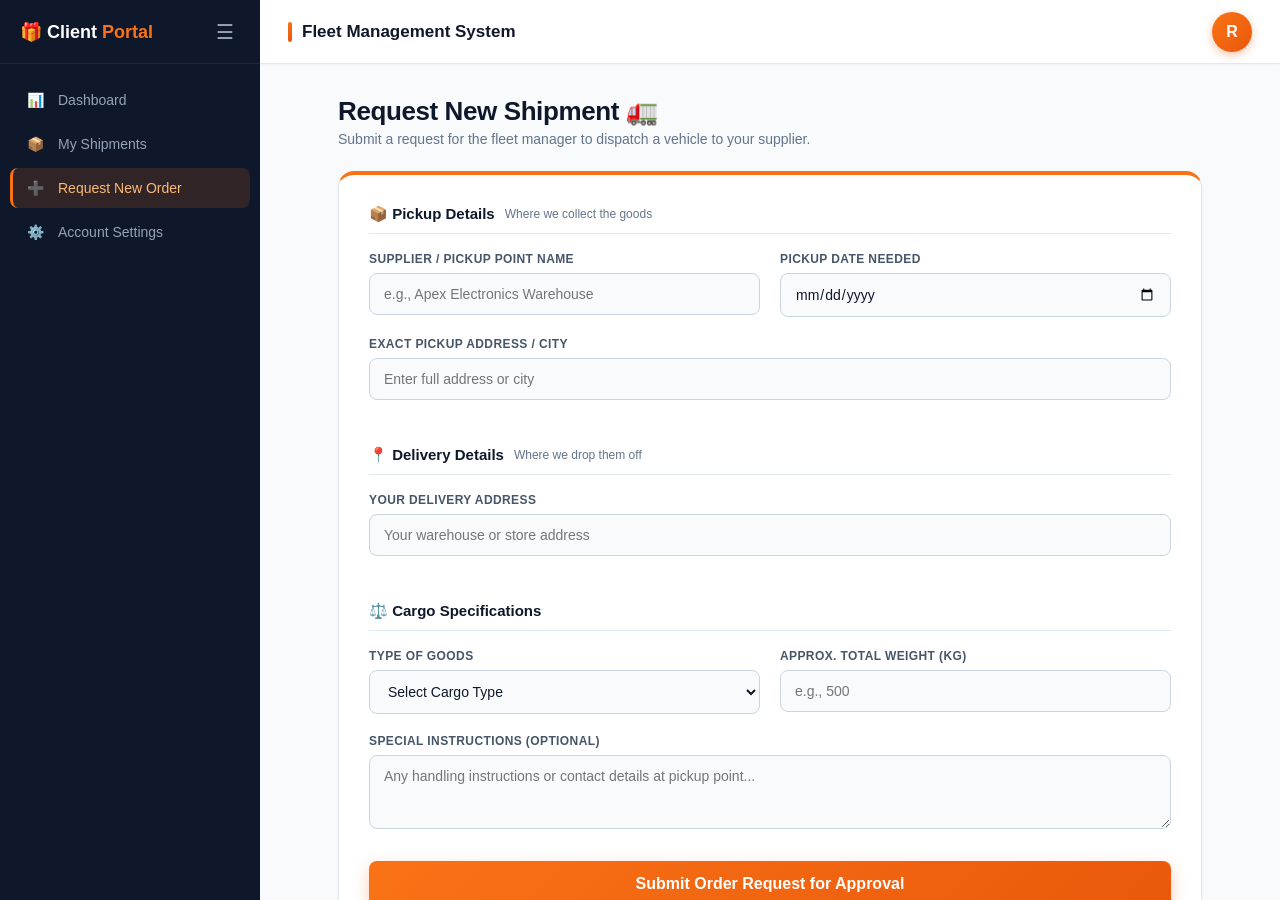
<file: src/main/resources/public/receiver_request_order.html>
<!DOCTYPE html>
<html lang="en">
<head>
    <meta charset="UTF-8">
    <meta name="viewport" content="width=device-width, initial-scale=1.0">
    <title>Request Order - Fleet Management</title>
    <style>
        :root {
            --primary: #ea580c;
            --primary-light: #f97316;
            --primary-soft: #fff7ed;
            --primary-line: #fed7aa;
            --dark: #0f172a;
            --bg: #f8fafc;
            --line: #e2e8f0;
            --muted: #64748b;
            --sidebar-width: 260px;
            --sidebar-collapsed-width: 70px;
        }
        * { box-sizing: border-box; }
        body {
            font-family: 'Segoe UI', Tahoma, Geneva, Verdana, sans-serif;
            background-color: var(--bg); margin: 0; display: flex; height: 100vh; overflow: hidden;
        }

        /* --- SIDEBAR --- */
        .sidebar {
            width: var(--sidebar-width); background-color: var(--dark); color: white;
            display: flex; flex-direction: column; transition: width 0.3s ease;
            z-index: 10; overflow: hidden; white-space: nowrap;
        }
        .sidebar.collapsed { width: var(--sidebar-collapsed-width); }
        .sidebar-header {
            padding: 0 20px; height: 64px; font-size: 18px; font-weight: 700; display: flex;
            align-items: center; justify-content: space-between; border-bottom: 1px solid #1e293b;
        }
        .sidebar.collapsed .logo-text { display: none; }
        .sidebar.collapsed .sidebar-header { padding: 0; justify-content: center; }
        .logo-text span { color: var(--primary-light); }
        .sidebar-hamburger { background: none; border: none; font-size: 20px; cursor: pointer; color: #94a3b8; transition: color 0.2s; }
        .sidebar-hamburger:hover { color: white; }

        .sidebar-menu { list-style: none; padding: 16px 10px; margin: 0; }
        .sidebar-menu li { margin-bottom: 4px; }
        .sidebar-menu li a {
            display: flex; align-items: center; gap: 14px; padding: 12px 14px;
            color: #94a3b8; text-decoration: none; font-weight: 500; font-size: 14px;
            border-radius: 8px; border-left: 3px solid transparent; transition: 0.2s;
        }
        .sidebar.collapsed .sidebar-menu li a { justify-content: center; padding: 12px 0; }
        .sidebar.collapsed .sidebar-menu li a span { display: none; }
        .sidebar-menu li a:hover { background-color: #1e293b; color: white; }
        .sidebar-menu li.active a { background-color: rgba(249,115,22,0.14); color: #fdba74; border-left-color: var(--primary-light); }

        /* --- MAIN CONTAINER & NAVBAR --- */
        .main-container { flex: 1; display: flex; flex-direction: column; overflow-y: auto; min-width: 0; }
        .navbar {
            background: white; padding: 0 28px; height: 64px; flex-shrink: 0; display: flex; justify-content: space-between;
            align-items: center; border-bottom: 1px solid var(--line); box-shadow: 0 1px 3px rgba(0,0,0,0.04);
            position: sticky; top: 0; z-index: 20;
        }
        .nav-title { font-weight: 700; color: var(--dark); font-size: 17px; display: flex; align-items: center; gap: 10px; }
        .nav-title::before { content: ""; width: 4px; height: 20px; border-radius: 2px; background: linear-gradient(var(--primary-light), var(--primary)); }

        .profile-container { position: relative; }
        .profile-avatar {
            width: 40px; height: 40px; background: linear-gradient(135deg, var(--primary-light), var(--primary)); color: white; border-radius: 50%;
            display: flex; align-items: center; justify-content: center; font-weight: bold; cursor: pointer;
            box-shadow: 0 3px 8px rgba(234,88,12,0.35); user-select: none; transition: transform .15s;
        }
        .profile-avatar:hover { transform: scale(1.06); }
        .profile-dropdown {
            display: none; position: absolute; right: 0; top: 54px; background: white; width: 280px;
            border-radius: 14px; box-shadow: 0 12px 30px rgba(15,23,42,0.18); border: 1px solid var(--line); z-index: 100;
            overflow: hidden; animation: fadeIn 0.2s ease;
        }
        @keyframes fadeIn { from { opacity: 0; transform: translateY(-10px); } to { opacity: 1; transform: translateY(0); } }
        .dropdown-header { padding: 20px; background: var(--primary-soft); text-align: center; border-bottom: 1px solid var(--primary-line); }
        .dropdown-header .avatar-large {
            width: 52px; height: 52px; background: linear-gradient(135deg, var(--primary-light), var(--primary)); color: white; border-radius: 50%;
            display: flex; align-items: center; justify-content: center; font-size: 20px; font-weight: bold; margin: 0 auto 10px auto;
        }
        .dropdown-body { padding: 8px 0; }
        .dropdown-item {
            width: 100%; padding: 12px 20px; background: none; border: none; text-align: left; font-size: 14px;
            color: #334155; cursor: pointer; display: flex; align-items: center; gap: 12px; transition: background 0.2s;
        }
        .dropdown-item:hover { background: var(--primary-soft); }
        .dropdown-divider { height: 1px; background: var(--line); margin: 6px 0; }

        /* --- FORM STYLES --- */
        .content { padding: 32px 28px; max-width: 920px; margin: 0 auto; width: 100%; }
        h1 { color: var(--dark); margin: 0 0 4px; font-size: 26px; letter-spacing: -0.4px; }
        .page-sub { color: var(--muted); font-size: 14px; margin: 0 0 24px; }
        .form-card {
            background: white; border-radius: 16px; padding: 30px; border: 1px solid var(--line);
            box-shadow: 0 1px 3px rgba(15,23,42,0.06); border-top: 4px solid var(--primary-light);
            animation: fadeIn .4s ease both;
        }
        .form-section-title {
            font-size: 15px; font-weight: 700; color: var(--dark); padding-bottom: 10px; margin: 32px 0 18px;
            border-bottom: 1px solid var(--line); display: flex; align-items: center; gap: 10px;
        }
        .form-section-title:first-child { margin-top: 0; }
        .form-section-title small { font-weight: 500; color: var(--muted); font-size: 12px; }

        .form-grid { display: grid; grid-template-columns: 1fr 1fr; gap: 6px 20px; }
        @media (max-width: 768px) { .form-grid { grid-template-columns: 1fr; } .content { padding: 22px 16px; } }

        .form-group { display: flex; flex-direction: column; margin-bottom: 14px; }
        .form-group.full-width { grid-column: 1 / -1; }
        .form-group label { font-size: 12px; font-weight: 700; color: #475569; margin-bottom: 7px; text-transform: uppercase; letter-spacing: .4px; }

        input, select, textarea {
            padding: 12px 14px; border: 1px solid #cbd5e1; border-radius: 8px; font-size: 14px; font-family: inherit;
            background: #f8fafc; color: var(--dark); transition: border-color .2s, box-shadow .2s, background .2s;
        }
        input:focus, select:focus, textarea:focus {
            outline: none; border-color: var(--primary-light); background: #fff; box-shadow: 0 0 0 3px rgba(249,115,22,0.18);
        }
        textarea { resize: vertical; }

        .submit-btn {
            background: linear-gradient(135deg, var(--primary-light), var(--primary)); color: white; padding: 14px; border: none; border-radius: 8px;
            font-size: 16px; font-weight: 700; cursor: pointer; width: 100%; margin-top: 18px;
            transition: filter .2s, transform .15s; box-shadow: 0 6px 16px rgba(234,88,12,0.3);
        }
        .submit-btn:hover { filter: brightness(1.06); transform: translateY(-1px); }

        /* --- SEND ANIMATION OVERLAY --- */
        .send-overlay {
            display: none; position: fixed; inset: 0; z-index: 300;
            background: rgba(15, 23, 42, 0.72); backdrop-filter: blur(4px);
            justify-content: center; align-items: center; padding: 16px;
        }
        .send-card {
            background: white; width: 460px; max-width: 100%; border-radius: 18px; padding: 30px 24px 26px;
            text-align: center; box-shadow: 0 25px 50px rgba(0,0,0,0.35); animation: scaleIn .25s ease;
        }
        @keyframes scaleIn { from { transform: scale(.95); opacity: 0; } to { transform: scale(1); opacity: 1; } }
        .scene { position: relative; width: 100%; height: 120px; margin-bottom: 8px; }
        .ground {
            position: absolute; left: 0; right: 0; bottom: 22px; height: 3px; border-radius: 2px;
            background: repeating-linear-gradient(90deg, var(--primary-line) 0 12px, transparent 12px 22px);
        }
        .sender { position: absolute; left: 0; bottom: 24px; font-size: 44px; line-height: 1; }
        .admin { position: absolute; right: 0; bottom: 24px; font-size: 58px; line-height: 1; transform-origin: bottom center; }
        .admin.received { animation: bump .6s ease; }
        @keyframes bump { 0% { transform: scale(1); } 40% { transform: scale(1.18); } 100% { transform: scale(1); } }
        .tag { position: absolute; bottom: 2px; font-size: 11px; font-weight: 700; color: var(--muted); text-transform: uppercase; letter-spacing: .5px; }
        .tag.l { left: 4px; } .tag.r { right: 6px; }
        .mail {
            position: absolute; left: 14%; bottom: 62px; font-size: 32px; line-height: 1;
            transition: left 1.5s cubic-bezier(0.45, 0, 0.25, 1), transform .45s ease, opacity .45s ease;
            animation: floaty .5s ease-in-out infinite alternate;
        }
        .mail.fly { left: 72%; }
        .mail.arrived { transform: scale(0.1); opacity: 0; animation: none; }
        @keyframes floaty { from { margin-bottom: 0; } to { margin-bottom: 10px; } }
        .tick {
            font-size: 48px; height: 58px; line-height: 58px; transform: scale(0);
            transition: transform .4s cubic-bezier(0.175, 0.885, 0.32, 1.275);
        }
        .tick.show { transform: scale(1); }
        .send-text { font-weight: 700; color: var(--dark); font-size: 17px; margin-top: 6px; }
        .send-sub { font-size: 13px; color: var(--muted); margin-top: 4px; }
    </style>
</head>
<body>

<!-- SIDEBAR -->
<div class="sidebar" id="sidebar">
    <div class="sidebar-header">
        <span class="logo-text">🎁 Client <span>Portal</span></span>
        <button class="sidebar-hamburger" onclick="toggleSidebar()">☰</button>
    </div>
    <ul class="sidebar-menu">
        <li><a href="#" id="navDashboard">📊 <span>Dashboard</span></a></li>
        <li><a href="#" id="navShipments">📦 <span>My Shipments</span></a></li>
        <li class="active"><a href="#">➕ <span>Request New Order</span></a></li>
        <li><a href="receiver_settings.html?id=R003" id="navSettings">⚙️ <span>Account Settings</span></a></li>
    </ul>
</div>

<!-- MAIN CONTAINER -->
<div class="main-container">
    <div class="navbar">
        <span class="nav-title">Fleet Management System</span>
        <div class="profile-container">
            <div class="profile-avatar" id="avatarLetter" onclick="toggleProfileMenu()">R</div>
            <div class="profile-dropdown" id="profileDropdown">
                <div class="dropdown-header">
                    <div class="avatar-large" id="avatarLargeLetter">R</div>
                    <div id="dropdownReceiverId" style="font-weight: bold; color: var(--dark);">Client R001</div>
                    <div style="font-size: 12px; color: #64748b;">Verified Receiver Account</div>
                </div>
                <div class="dropdown-body">
                    <button class="dropdown-item" onclick="window.location.reload()">🔄 Refresh Form</button>
                    <div class="dropdown-divider"></div>
                    <button class="dropdown-item" onclick="logout()" style="color: #dc2626;">🚪 Sign Out</button>
                </div>
            </div>
        </div>
    </div>

    <!-- CONTENT BODY -->
    <div class="content">
        <h1>Request New Shipment 🚛</h1>
        <p class="page-sub">Submit a request for the fleet manager to dispatch a vehicle to your supplier.</p>

        <div class="form-card">
            <form id="orderRequestForm" onsubmit="submitOrderRequest(event)">

                <div class="form-section-title">📦 Pickup Details <small>Where we collect the goods</small></div>
                <div class="form-grid">
                    <div class="form-group">
                        <label>Supplier / Pickup Point Name</label>
                        <input type="text" id="supplierName" placeholder="e.g., Apex Electronics Warehouse" required>
                    </div>
                    <div class="form-group">
                        <label>Pickup Date Needed</label>
                        <input type="date" id="pickupDate" required>
                    </div>
                    <div class="form-group full-width">
                        <label>Exact Pickup Address / City</label>
                        <input type="text" id="pickupAddress" placeholder="Enter full address or city" required>
                    </div>
                </div>

                <div class="form-section-title">📍 Delivery Details <small>Where we drop them off</small></div>
                <div class="form-grid">
                    <div class="form-group full-width">
                        <label>Your Delivery Address</label>
                        <input type="text" id="deliveryAddress" placeholder="Your warehouse or store address" required>
                    </div>
                </div>

                <div class="form-section-title">⚖️ Cargo Specifications</div>
                <div class="form-grid">
                    <div class="form-group">
                        <label>Type of Goods</label>
                        <select id="cargoType" required>
                            <option value="">Select Cargo Type</option>
                            <option value="General Cargo">General Cargo</option>
                            <option value="Fragile / Electronics">Fragile / Electronics</option>
                            <option value="Temperature Controlled">Temperature Controlled</option>
                            <option value="Heavy Machinery">Heavy Machinery</option>
                        </select>
                    </div>
                    <div class="form-group">
                        <label>Approx. Total Weight (kg)</label>
                        <input type="number" id="cargoWeight" placeholder="e.g., 500" required>
                    </div>
                    <div class="form-group full-width">
                        <label>Special Instructions (Optional)</label>
                        <textarea id="remarks" rows="3" placeholder="Any handling instructions or contact details at pickup point..."></textarea>
                    </div>
                </div>

                <button type="submit" class="submit-btn">Submit Order Request for Approval</button>
            </form>
        </div>
    </div>
</div>

<!-- SEND ANIMATION OVERLAY -->
<div class="send-overlay" id="sendOverlay">
    <div class="send-card">
        <div class="scene">
            <div class="ground"></div>
            <div class="sender">🧑‍💼</div>
            <div class="admin" id="adminBuilding">🏢</div>
            <div class="mail" id="mail">✉️</div>
            <span class="tag l">You</span>
            <span class="tag r">Admin</span>
        </div>
        <div class="tick" id="sendTick">✅</div>
        <div class="send-text" id="sendText">Sending your request...</div>
        <div class="send-sub" id="sendSub">Delivering to the Admin office</div>
    </div>
</div>

<script>
    const urlParams = new URLSearchParams(window.location.search);
    const receiverId = urlParams.get('id') || "R001";

    // Setup Sidebar Links & Profile
    document.getElementById('navDashboard').href = `receiver_dashboard.html?id=${receiverId}`;
    document.getElementById('navShipments').href = `receiver_shipments.html?id=${receiverId}`;
    document.getElementById('navSettings').href = `receiver_settings.html?id=${receiverId}`;
    document.getElementById('avatarLetter').innerText = receiverId.charAt(0).toUpperCase();
    document.getElementById('avatarLargeLetter').innerText = receiverId.charAt(0).toUpperCase();
    document.getElementById('dropdownReceiverId').innerText = "Client " + receiverId;

    // Sidebar & Profile Logic
    function toggleSidebar() { document.getElementById('sidebar').classList.toggle('collapsed'); }
    function toggleProfileMenu() {
        const menu = document.getElementById('profileDropdown');
        menu.style.display = menu.style.display === 'block' ? 'none' : 'block';
    }
    window.onclick = function(event) {
        if (!event.target.closest('.profile-container')) document.getElementById('profileDropdown').style.display = 'none';
    }
    function logout() { window.location.replace('/receiver_login.html'); }

    // Set minimum date for pickup to today
    const today = new Date().toISOString().split('T')[0];
    document.getElementById('pickupDate').setAttribute('min', today);

    // --- SEND ANIMATION HELPERS (display only) ---
    function startSendAnimation() {
        document.getElementById('mail').classList.remove('fly', 'arrived');
        document.getElementById('sendTick').classList.remove('show');
        document.getElementById('adminBuilding').classList.remove('received');
        document.getElementById('sendText').innerText = "Sending your request...";
        document.getElementById('sendSub').innerText = "Delivering to the Admin office";
        document.getElementById('sendOverlay').style.display = 'flex';
        setTimeout(() => document.getElementById('mail').classList.add('fly'), 100);   // mail flies to the building
    }

    function hideSendAnimation() {
        document.getElementById('sendOverlay').style.display = 'none';
    }

    // Mail reached the building -> it slips inside, building bumps, tick appears
    function playDeliveredAnimation() {
        document.getElementById('mail').classList.add('arrived');
        document.getElementById('adminBuilding').classList.add('received');
        setTimeout(() => {
            document.getElementById('sendTick').classList.add('show');
            document.getElementById('sendText').innerText = "Request Delivered to Admin!";
            document.getElementById('sendSub').innerText = "It is now pending approval. Redirecting...";
        }, 450);
    }

    // Form Submission Logic
    async function submitOrderRequest(event) {
        event.preventDefault();

        const payload = {
            receiverId: receiverId,
            supplierName: document.getElementById('supplierName').value,
            pickupDate: document.getElementById('pickupDate').value,
            pickupAddress: document.getElementById('pickupAddress').value,
            deliveryAddress: document.getElementById('deliveryAddress').value,
            cargoType: document.getElementById('cargoType').value,
            cargoWeight: document.getElementById('cargoWeight').value,
            remarks: document.getElementById('remarks').value
        };

        startSendAnimation();

        try {
            const response = await fetch('/api/receiver/requestOrder', {
                method: 'POST',
                headers: { 'Content-Type': 'application/json' },
                body: JSON.stringify(payload)
            });

            const result = await response.json();

            // Wait for the mail to reach the building (1.5s)
            setTimeout(() => {
                if (result.success) {
                    playDeliveredAnimation();
                    setTimeout(() => {
                        window.location.href = `receiver_dashboard.html?id=${receiverId}`;
                    }, 2600);
                } else {
                    hideSendAnimation();
                    alert("Error submitting request: " + result.message);
                }
            }, 1500);
        } catch (e) {
            console.error(e);
            hideSendAnimation();
            alert("Server connection error.");
        }
    }
</script>
</body>
</html>
</file>
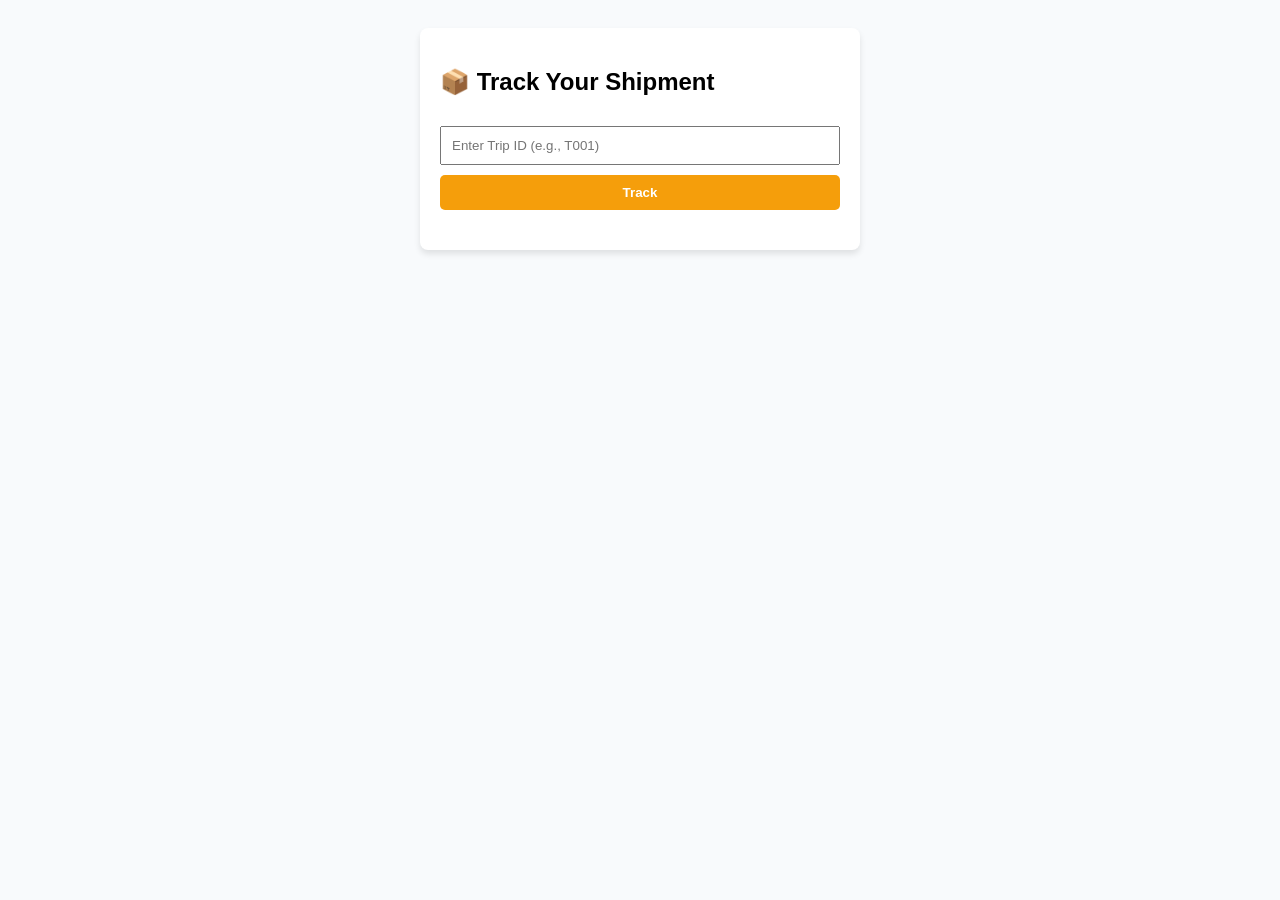
<file: src/main/resources/public/tracking.html>
<!DOCTYPE html>
<html lang="en">
<head>
    <meta charset="UTF-8">
    <meta name="viewport" content="width=device-width, initial-scale=1.0">
    <title>Track Shipment</title>
    <style>
        body { font-family: Arial, sans-serif; padding: 20px; background-color: #f8fafc; }
        .card { background: white; padding: 20px; border-radius: 8px; box-shadow: 0 4px 6px rgba(0,0,0,0.1); max-width: 400px; margin: auto; }
        input, button { padding: 10px; margin-top: 10px; width: 100%; box-sizing: border-box; }
        button { background-color: #f59e0b; color: white; border: none; font-weight: bold; cursor: pointer; border-radius: 5px; }
        #result { margin-top: 20px; font-weight: bold; color: #1e3a8a; }
    </style>
</head>
<body>

<div class="card">
    <h2>📦 Track Your Shipment</h2>
    <input type="text" id="tripIdInput" placeholder="Enter Trip ID (e.g., T001)">
    <button onclick="trackTrip()">Track</button>
    <div id="result"></div>
</div>

<script>
    async function trackTrip() {
        const tripId = document.getElementById("tripIdInput").value;
        const resultDiv = document.getElementById("result");
        resultDiv.innerHTML = "Searching...";

        try {
            // This calls the Javalin route you made in Main.java
            const response = await fetch(`/api/track/${tripId}`);

            if (response.ok) {
                const trip = await response.json();
                resultDiv.innerHTML = `
                        <p><strong>Status:</strong> ${trip.status}</p>
                        <p><strong>From:</strong> ${trip.source}</p>
                        <p><strong>To:</strong> ${trip.destination}</p>
                    `;
            } else {
                resultDiv.innerHTML = "<span style='color:red;'>Trip not found.</span>";
            }
        } catch (error) {
            resultDiv.innerHTML = "Error connecting to server.";
        }
    }
</script>
</body>
</html>
</file>
